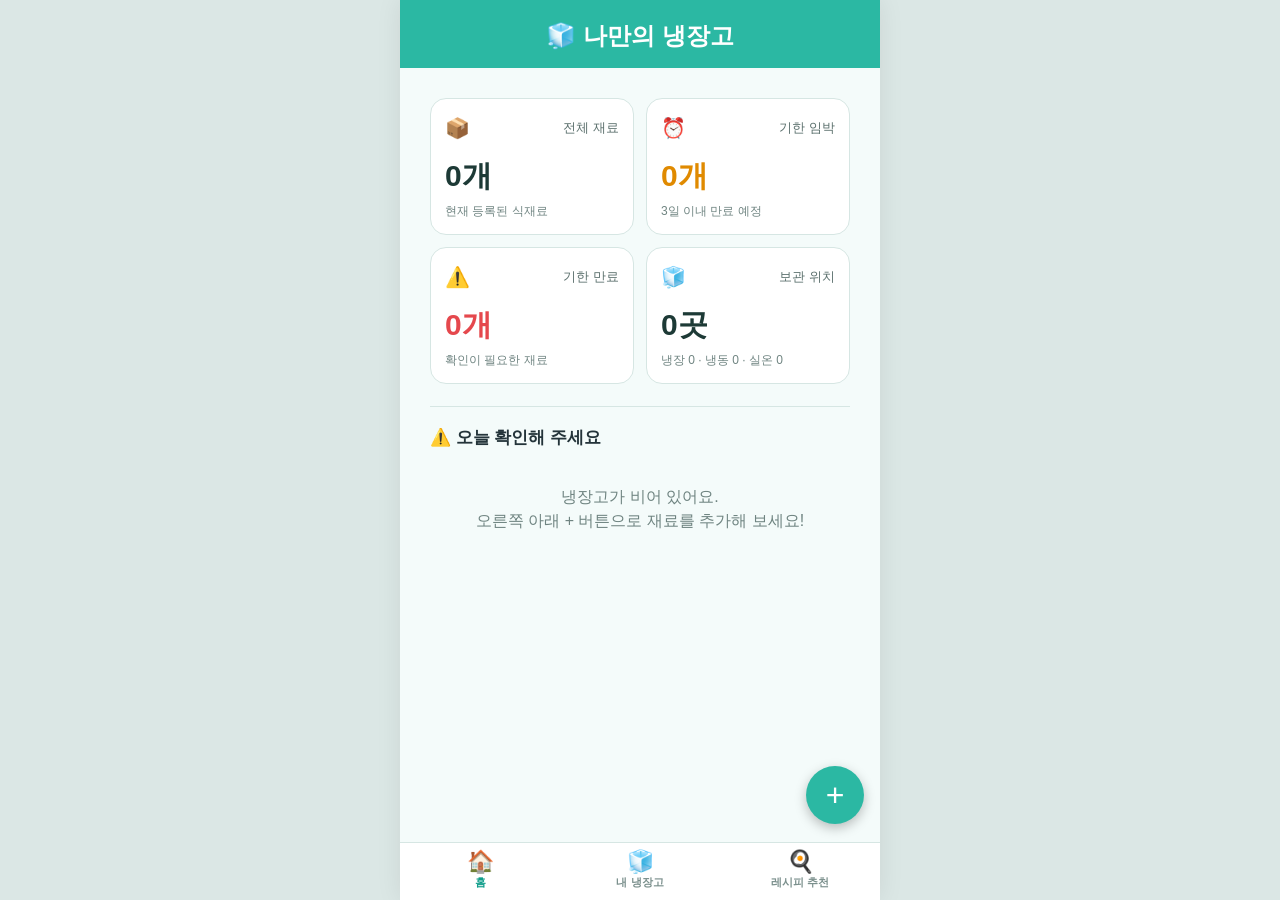
<file: index.html>
<!DOCTYPE html>
<html lang="ko">
<head>
  <meta charset="UTF-8">
  <meta name="viewport" content="width=device-width, initial-scale=1.0">
  <title>나만의 냉장고</title>
  <link rel="stylesheet" href="style.css">
</head>
<body>

  <!-- 상단 헤더 -->
  <header class="app-header">
    <h1>🧊 나만의 냉장고</h1>
    <p class="storage-info" id="storageInfo"></p>
  </header>

  <!-- 탭 메뉴 -->
  <nav class="tabs">
    <button class="tab active" data-tab="fridge">🧊 내 냉장고</button>
    <button class="tab" data-tab="recipe">🍳 레시피 추천</button>
  </nav>

  <main>
    <!-- ===== 탭 1: 내 냉장고 ===== -->
    <section id="tab-fridge" class="tab-panel active">
      <div id="summaryBar" class="summary-bar"></div>
      <div id="warningBanner"></div>

      <div class="toolbar">
        <input type="search" id="searchInput" placeholder="🔍 재료 이름 검색">
        <select id="sortSelect" aria-label="정렬">
          <option value="expiry">임박순</option>
          <option value="added">최근 등록순</option>
          <option value="name">이름순</option>
        </select>
        <select id="statusFilter" aria-label="상태 필터">
          <option value="all">상태: 전체</option>
          <option value="soon">임박만</option>
          <option value="expired">만료만</option>
        </select>
      </div>

      <div class="chip-group" id="locationFilter">
        <button class="chip active" data-loc="all">전체</button>
        <button class="chip" data-loc="냉장">❄️ 냉장</button>
        <button class="chip" data-loc="냉동">🧊 냉동</button>
        <button class="chip" data-loc="실온">🏠 실온</button>
      </div>

      <div id="itemList" class="item-grid"></div>
      <p id="emptyMsg" class="empty hidden"></p>
    </section>

    <!-- ===== 탭 2: 레시피 추천 ===== -->
    <section id="tab-recipe" class="tab-panel">
      <div class="recipe-controls">
        <label class="check">
          <input type="checkbox" id="urgentOnly"> 🔥 임박 재료 살리기만 보기
        </label>
        <p class="hint-text">만료된 재료는 추천에서 제외돼요. 소금·간장 같은 기본 양념은 항상 있다고 가정해요.</p>
      </div>
      <div id="recipeResult"></div>
    </section>
  </main>

  <!-- 재료 추가 버튼 -->
  <button class="fab" id="addBtn" aria-label="재료 추가">+</button>

  <!-- ===== 모달: 재료 추가/수정 ===== -->
  <div class="overlay hidden" id="itemModal">
    <div class="modal" role="dialog" aria-modal="true" aria-labelledby="itemModalTitle">
      <div class="modal-head">
        <h2 id="itemModalTitle">재료 추가</h2>
        <button type="button" class="icon-btn" data-close aria-label="닫기">✕</button>
      </div>

      <form id="itemForm">
        <div class="field">
          <label for="f-name">식재료명 <em>*</em></label>
          <input type="text" id="f-name" list="presetList" maxlength="20" placeholder="예) 달걀, 대파, 두부" required autocomplete="off">
          <datalist id="presetList"></datalist>
        </div>

        <div class="row">
          <div class="field">
            <label for="f-category">카테고리</label>
            <select id="f-category"></select>
          </div>
          <div class="field">
            <label for="f-location">보관 위치 <em>*</em></label>
            <select id="f-location">
              <option>냉장</option>
              <option>냉동</option>
              <option>실온</option>
            </select>
          </div>
        </div>

        <div class="row">
          <div class="field">
            <label for="f-qty">수량 <em>*</em></label>
            <input type="number" id="f-qty" min="0.1" step="any" value="1" required>
          </div>
          <div class="field">
            <label for="f-unit">단위</label>
            <select id="f-unit"></select>
          </div>
        </div>

        <div class="row">
          <div class="field">
            <label for="f-dateType">기한 종류 <em>*</em></label>
            <select id="f-dateType">
              <option value="유통">유통기한</option>
              <option value="소비">소비기한</option>
            </select>
          </div>
          <div class="field">
            <label for="f-expiry">기한 날짜 <em>*</em></label>
            <input type="date" id="f-expiry" required>
          </div>
        </div>
        <p class="hint-text hidden" id="expiryHint"></p>

        <div class="field">
          <label>사진 (선택)</label>
          <div class="photo-box">
            <div class="photo-preview" id="photoPreview"><span>📷</span></div>
            <div class="photo-btns">
              <label class="btn btn-sub" for="f-photo">사진 선택</label>
              <input type="file" id="f-photo" accept="image/*" hidden>
              <button type="button" class="btn btn-sub hidden" id="photoRemove">사진 삭제</button>
              <small>자동으로 작게 압축해서 저장돼요.</small>
            </div>
          </div>
        </div>

        <div class="field">
          <label for="f-memo">메모 (선택)</label>
          <input type="text" id="f-memo" maxlength="40" placeholder="예) 반쪽 남음, 개봉함">
        </div>

        <div class="modal-foot">
          <button type="button" class="btn btn-sub" data-close>취소</button>
          <button type="submit" class="btn btn-main">저장</button>
        </div>
      </form>
    </div>
  </div>

  <!-- ===== 모달: 레시피 상세 ===== -->
  <div class="overlay hidden" id="recipeModal">
    <div class="modal" role="dialog" aria-modal="true">
      <div class="modal-head">
        <h2 id="recipeModalTitle"></h2>
        <button type="button" class="icon-btn" data-close aria-label="닫기">✕</button>
      </div>
      <div id="recipeModalBody"></div>
    </div>
  </div>

  <script src="recipes.js"></script>
  <script src="script.js"></script>
</body>
</html>
</file>
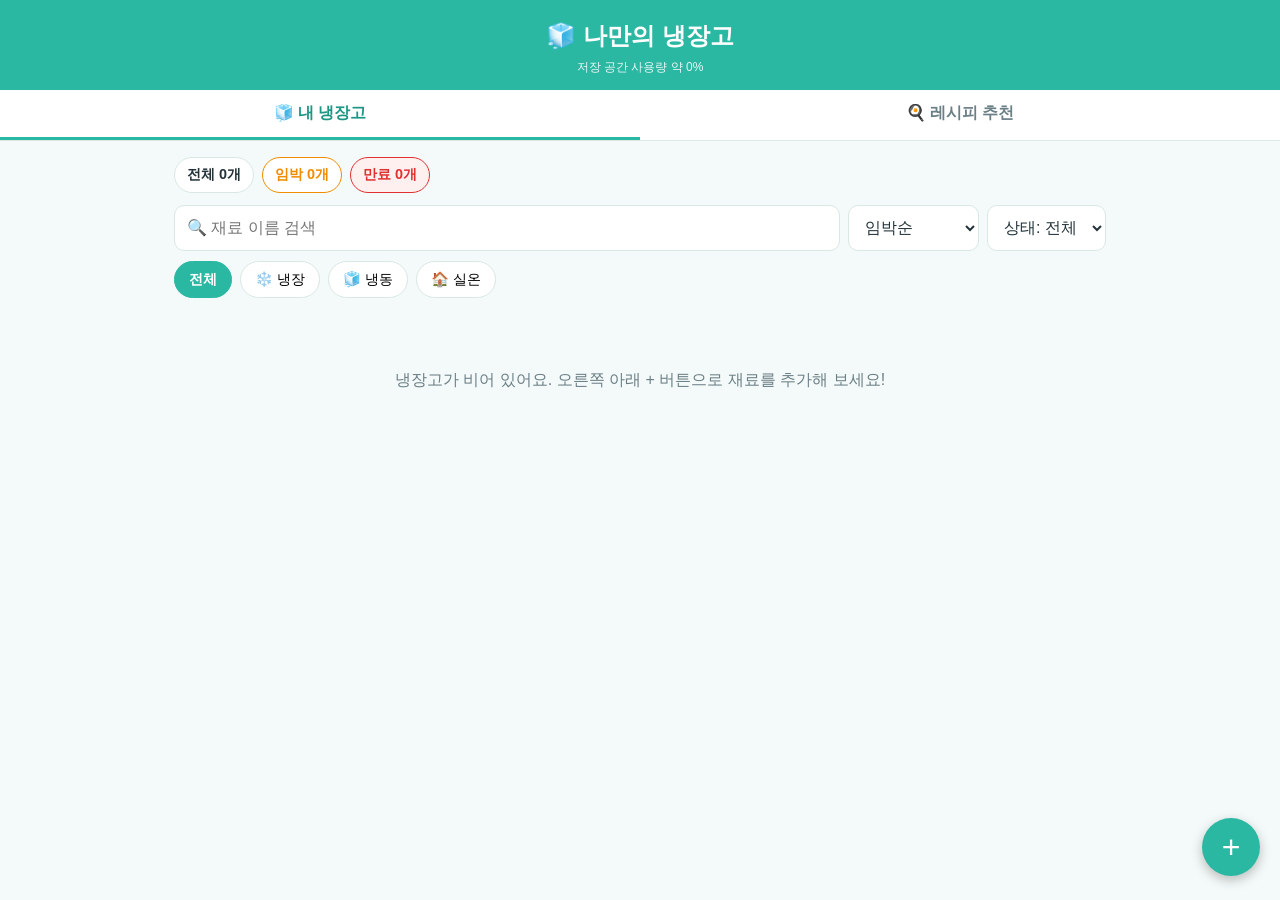
<file: first.html>
<!DOCTYPE html>
<html lang="ko">
<head>
  <meta charset="UTF-8">
  <meta name="viewport" content="width=device-width, initial-scale=1.0">
  <title>나만의 냉장고</title>
  <link rel="stylesheet" href="style.css">
</head>
<body>

  <!-- 상단 헤더 -->
  <header class="app-header">
    <h1>🧊 나만의 냉장고</h1>
    <p class="storage-info" id="storageInfo"></p>
  </header>

  <!-- 탭 메뉴 -->
  <nav class="tabs">
    <button class="tab active" data-tab="fridge">🧊 내 냉장고</button>
    <button class="tab" data-tab="recipe">🍳 레시피 추천</button>
  </nav>

  <main>
    <!-- ===== 탭 1: 내 냉장고 ===== -->
    <section id="tab-fridge" class="tab-panel active">
      <div id="summaryBar" class="summary-bar"></div>
      <div id="warningBanner"></div>

      <div class="toolbar">
        <input type="search" id="searchInput" placeholder="🔍 재료 이름 검색">
        <select id="sortSelect" aria-label="정렬">
          <option value="expiry">임박순</option>
          <option value="added">최근 등록순</option>
          <option value="name">이름순</option>
        </select>
        <select id="statusFilter" aria-label="상태 필터">
          <option value="all">상태: 전체</option>
          <option value="soon">임박만</option>
          <option value="expired">만료만</option>
        </select>
      </div>

      <div class="chip-group" id="locationFilter">
        <button class="chip active" data-loc="all">전체</button>
        <button class="chip" data-loc="냉장">❄️ 냉장</button>
        <button class="chip" data-loc="냉동">🧊 냉동</button>
        <button class="chip" data-loc="실온">🏠 실온</button>
      </div>

      <div id="itemList" class="item-grid"></div>
      <p id="emptyMsg" class="empty hidden"></p>
    </section>

    <!-- ===== 탭 2: 레시피 추천 ===== -->
    <section id="tab-recipe" class="tab-panel">
      <div class="recipe-controls">
        <label class="check">
          <input type="checkbox" id="urgentOnly"> 🔥 임박 재료 살리기만 보기
        </label>
        <p class="hint-text">만료된 재료는 추천에서 제외돼요. 소금·간장 같은 기본 양념은 항상 있다고 가정해요.</p>
      </div>
      <div id="recipeResult"></div>
    </section>
  </main>

  <!-- 재료 추가 버튼 -->
  <button class="fab" id="addBtn" aria-label="재료 추가">+</button>

  <!-- ===== 모달: 재료 추가/수정 ===== -->
  <div class="overlay hidden" id="itemModal">
    <div class="modal" role="dialog" aria-modal="true" aria-labelledby="itemModalTitle">
      <div class="modal-head">
        <h2 id="itemModalTitle">재료 추가</h2>
        <button type="button" class="icon-btn" data-close aria-label="닫기">✕</button>
      </div>

      <form id="itemForm">
        <div class="field">
          <label for="f-name">식재료명 <em>*</em></label>
          <input type="text" id="f-name" list="presetList" maxlength="20" placeholder="예) 달걀, 대파, 두부" required autocomplete="off">
          <datalist id="presetList"></datalist>
        </div>

        <div class="row">
          <div class="field">
            <label for="f-category">카테고리</label>
            <select id="f-category"></select>
          </div>
          <div class="field">
            <label for="f-location">보관 위치 <em>*</em></label>
            <select id="f-location">
              <option>냉장</option>
              <option>냉동</option>
              <option>실온</option>
            </select>
          </div>
        </div>

        <div class="row">
          <div class="field">
            <label for="f-qty">수량 <em>*</em></label>
            <input type="number" id="f-qty" min="0.1" step="any" value="1" required>
          </div>
          <div class="field">
            <label for="f-unit">단위</label>
            <select id="f-unit"></select>
          </div>
        </div>

        <div class="row">
          <div class="field">
            <label for="f-dateType">기한 종류 <em>*</em></label>
            <select id="f-dateType">
              <option value="유통">유통기한</option>
              <option value="소비">소비기한</option>
            </select>
          </div>
          <div class="field">
            <label for="f-expiry">기한 날짜 <em>*</em></label>
            <input type="date" id="f-expiry" required>
          </div>
        </div>
        <p class="hint-text hidden" id="expiryHint"></p>

        <div class="field">
          <label>사진 (선택)</label>
          <div class="photo-box">
            <div class="photo-preview" id="photoPreview"><span>📷</span></div>
            <div class="photo-btns">
              <label class="btn btn-sub" for="f-photo">사진 선택</label>
              <input type="file" id="f-photo" accept="image/*" hidden>
              <button type="button" class="btn btn-sub hidden" id="photoRemove">사진 삭제</button>
              <small>자동으로 작게 압축해서 저장돼요.</small>
            </div>
          </div>
        </div>

        <div class="field">
          <label for="f-memo">메모 (선택)</label>
          <input type="text" id="f-memo" maxlength="40" placeholder="예) 반쪽 남음, 개봉함">
        </div>

        <div class="modal-foot">
          <button type="button" class="btn btn-sub" data-close>취소</button>
          <button type="submit" class="btn btn-main">저장</button>
        </div>
      </form>
    </div>
  </div>

  <!-- ===== 모달: 레시피 상세 ===== -->
  <div class="overlay hidden" id="recipeModal">
    <div class="modal" role="dialog" aria-modal="true">
      <div class="modal-head">
        <h2 id="recipeModalTitle"></h2>
        <button type="button" class="icon-btn" data-close aria-label="닫기">✕</button>
      </div>
      <div id="recipeModalBody"></div>
    </div>
  </div>

  <script src="recipes.js"></script>
  <script src="script2.js"></script>
</body>
</body>
</html>
</file>
<file: style.css>
/* ===== 색상 변수: 디자인 톤을 바꾸고 싶으면 여기만 수정 ===== */
:root {
  --mint: #2bb8a3;
  --mint-dark: #1d9684;
  --mint-light: #e6f7f4;
  --bg: #f4faf9;
  --card: #ffffff;
  --text: #24343a;
  --muted: #6b7f86;
  --line: #d9e8e5;

  --safe: #2e9e5b;
  --soon: #f08c00;
  --expired: #e03131;
  --expired-bg: #fff0f0;

  --radius: 14px;
  --shadow: 0 2px 8px rgba(0, 0, 0, 0.08);
}

* { box-sizing: border-box; }

body {
  margin: 0;
  font-family: "Pretendard", "Apple SD Gothic Neo", "Malgun Gothic", sans-serif;
  background: var(--bg);
  color: var(--text);
  line-height: 1.5;
}

.hidden { display: none !important; }

/* ===== 헤더 / 탭 ===== */
.app-header {
  background: var(--mint);
  color: #fff;
  padding: 18px 16px 14px;
  text-align: center;
}
.app-header h1 { margin: 0; font-size: 1.5rem; }
.storage-info { margin: 4px 0 0; font-size: 0.75rem; opacity: 0.9; }
.storage-info.danger { color: #fff3bf; font-weight: bold; }

.tabs {
  display: flex;
  background: #fff;
  border-bottom: 1px solid var(--line);
  position: sticky;
  top: 0;
  z-index: 10;
}
.tab {
  flex: 1;
  padding: 13px 0;
  border: none;
  background: none;
  font-size: 1rem;
  font-weight: 600;
  color: var(--muted);
  cursor: pointer;
  border-bottom: 3px solid transparent;
}
.tab.active { color: var(--mint-dark); border-bottom-color: var(--mint); }

main { max-width: 960px; margin: 0 auto; padding: 16px 14px 100px; }
.tab-panel { display: none; }
.tab-panel.active { display: block; }

/* ===== 요약 바 / 경고 배너 ===== */
.summary-bar { display: flex; flex-wrap: wrap; gap: 8px; margin-bottom: 12px; }
.pill {
  padding: 6px 12px;
  border-radius: 999px;
  background: #fff;
  border: 1px solid var(--line);
  font-size: 0.9rem;
  font-weight: 600;
}
.pill.soon { color: var(--soon); border-color: var(--soon); }
.pill.expired { color: var(--expired); border-color: var(--expired); background: var(--expired-bg); }

.banner {
  padding: 11px 14px;
  border-radius: 10px;
  margin-bottom: 8px;
  font-size: 0.92rem;
}
.banner.expired { background: var(--expired-bg); color: var(--expired); border: 1px solid var(--expired); font-weight: 600; }
.banner.soon { background: #fff4e0; color: #b36200; border: 1px solid #ffd8a1; }

/* ===== 검색 / 필터 ===== */
.toolbar { display: flex; flex-wrap: wrap; gap: 8px; margin-bottom: 10px; }
.toolbar input { flex: 1 1 180px; }
input, select {
  font: inherit;
  padding: 10px 12px;
  border: 1px solid var(--line);
  border-radius: 10px;
  background: #fff;
  color: var(--text);
  width: 100%;
}
.toolbar select { width: auto; }
input:focus, select:focus { outline: 2px solid var(--mint); border-color: var(--mint); }

.chip-group { display: flex; gap: 8px; margin-bottom: 14px; flex-wrap: wrap; }
.chip {
  padding: 7px 14px;
  border-radius: 999px;
  border: 1px solid var(--line);
  background: #fff;
  cursor: pointer;
  font: inherit;
  font-size: 0.9rem;
}
.chip.active { background: var(--mint); border-color: var(--mint); color: #fff; font-weight: 600; }

/* ===== 재료 카드 ===== */
.item-grid { display: grid; grid-template-columns: repeat(auto-fill, minmax(290px, 1fr)); gap: 12px; }

.item-card {
  display: flex;
  gap: 12px;
  background: var(--card);
  border: 2px solid transparent;
  border-radius: var(--radius);
  box-shadow: var(--shadow);
  padding: 12px;
}
.item-card.soon { border-color: #ffd8a1; }
/* 만료된 재료: 빨간 테두리 + 빨간 배경 */
.item-card.expired { border-color: var(--expired); background: var(--expired-bg); }

.item-photo {
  flex: 0 0 84px;
  height: 84px;
  border-radius: 12px;
  background: var(--mint-light);
  display: flex;
  align-items: center;
  justify-content: center;
  overflow: hidden;
}
.item-photo img { width: 100%; height: 100%; object-fit: cover; }
.item-photo .emoji { font-size: 2.4rem; }
.item-card.expired .item-photo img { filter: grayscale(0.6); }

.item-info { flex: 1; min-width: 0; }
.item-top { display: flex; justify-content: space-between; align-items: center; gap: 8px; }
.item-top h3 { margin: 0; font-size: 1.05rem; overflow: hidden; text-overflow: ellipsis; white-space: nowrap; }

.badge {
  flex: none;
  padding: 3px 9px;
  border-radius: 999px;
  font-size: 0.8rem;
  font-weight: 700;
  color: #fff;
}
.badge.safe { background: var(--safe); }
.badge.soon { background: var(--soon); }
.badge.expired { background: var(--expired); }

.item-meta { list-style: none; margin: 6px 0 8px; padding: 0; font-size: 0.85rem; color: var(--muted); }
.item-card.expired .item-meta { color: #b03a3a; }

.item-actions { display: flex; gap: 6px; }
.item-actions button {
  flex: 1;
  padding: 6px 0;
  border: 1px solid var(--line);
  background: #fff;
  border-radius: 8px;
  font: inherit;
  font-size: 0.85rem;
  cursor: pointer;
}
.item-actions button:hover { background: var(--mint-light); }
.item-actions .danger { color: var(--expired); }
.item-actions .danger:hover { background: var(--expired-bg); }

.empty { text-align: center; color: var(--muted); padding: 40px 10px; }

/* ===== 추가 버튼(FAB) ===== */
.fab {
  position: fixed;
  right: 20px;
  bottom: 24px;
  width: 58px;
  height: 58px;
  border-radius: 50%;
  border: none;
  background: var(--mint);
  color: #fff;
  font-size: 2rem;
  line-height: 1;
  box-shadow: 0 4px 12px rgba(0, 0, 0, 0.25);
  cursor: pointer;
  z-index: 20;
}
.fab:hover { background: var(--mint-dark); }

/* ===== 모달 ===== */
.overlay {
  position: fixed;
  inset: 0;
  background: rgba(0, 0, 0, 0.45);
  display: flex;
  align-items: flex-end;
  justify-content: center;
  z-index: 100;
}
.modal {
  background: #fff;
  width: 100%;
  max-width: 520px;
  max-height: 92vh;
  overflow-y: auto;
  border-radius: 20px 20px 0 0;
  padding: 18px 18px 22px;
}
@media (min-width: 600px) {
  .overlay { align-items: center; }
  .modal { border-radius: 20px; }
}
.modal-head { display: flex; justify-content: space-between; align-items: center; margin-bottom: 12px; }
.modal-head h2 { margin: 0; font-size: 1.25rem; }
.icon-btn { border: none; background: none; font-size: 1.3rem; cursor: pointer; color: var(--muted); }

.field { margin-bottom: 12px; flex: 1; }
.field label { display: block; font-size: 0.85rem; font-weight: 600; margin-bottom: 4px; }
.field em { color: var(--expired); font-style: normal; }
.row { display: flex; gap: 10px; }

.hint-text { font-size: 0.8rem; color: var(--muted); margin: 0 0 10px; }

.photo-box { display: flex; gap: 12px; align-items: center; }
.photo-preview {
  width: 84px;
  height: 84px;
  border-radius: 12px;
  background: var(--mint-light);
  display: flex;
  align-items: center;
  justify-content: center;
  font-size: 2rem;
  overflow: hidden;
  flex: none;
}
.photo-preview img { width: 100%; height: 100%; object-fit: cover; }
.photo-btns { display: flex; flex-direction: column; gap: 6px; align-items: flex-start; }
.photo-btns small { color: var(--muted); font-size: 0.75rem; }

.btn {
  display: inline-block;
  padding: 10px 18px;
  border-radius: 10px;
  border: 1px solid var(--line);
  font: inherit;
  font-weight: 600;
  cursor: pointer;
  background: #fff;
  text-align: center;
}
.btn-main { background: var(--mint); border-color: var(--mint); color: #fff; }
.btn-main:hover { background: var(--mint-dark); }
.btn-sub:hover { background: var(--mint-light); }
.modal-foot { display: flex; justify-content: flex-end; gap: 8px; margin-top: 8px; }

/* ===== 레시피 ===== */
.recipe-controls { margin-bottom: 14px; }
.check { display: inline-flex; align-items: center; gap: 8px; font-weight: 600; cursor: pointer; }
.check input { width: auto; }

.recipe-section h2 { font-size: 1.1rem; margin: 18px 0 10px; }
.recipe-grid { display: grid; grid-template-columns: repeat(auto-fill, minmax(290px, 1fr)); gap: 12px; }

.recipe-card {
  background: var(--card);
  border-radius: var(--radius);
  box-shadow: var(--shadow);
  padding: 14px;
  cursor: pointer;
  border: 2px solid transparent;
}
.recipe-card:hover { border-color: var(--mint); }
.recipe-card .top { display: flex; align-items: center; gap: 10px; }
.recipe-card .emoji { font-size: 2.2rem; }
.recipe-card h3 { margin: 0; font-size: 1.05rem; }
.recipe-card .sub { font-size: 0.8rem; color: var(--muted); }

.match-bar { height: 8px; background: var(--mint-light); border-radius: 999px; margin: 10px 0 4px; overflow: hidden; }
.match-bar span { display: block; height: 100%; background: var(--mint); }
.match-text { font-size: 0.8rem; color: var(--muted); }

.tags { display: flex; flex-wrap: wrap; gap: 5px; margin-top: 8px; }
.tag { font-size: 0.78rem; padding: 3px 8px; border-radius: 999px; }
.tag.have { background: var(--mint-light); color: var(--mint-dark); }
.tag.miss { background: #fff; border: 1px dashed #b7c4c8; color: var(--muted); }
.tag.urgent { background: #fff4e0; color: #b36200; font-weight: 700; }

.steps { padding-left: 20px; }
.steps li { margin-bottom: 6px; }
.ing-list { list-style: none; padding: 0; margin: 0 0 12px; }
.ing-list li { padding: 3px 0; }
.ing-list .no { color: var(--expired); }
</file>
